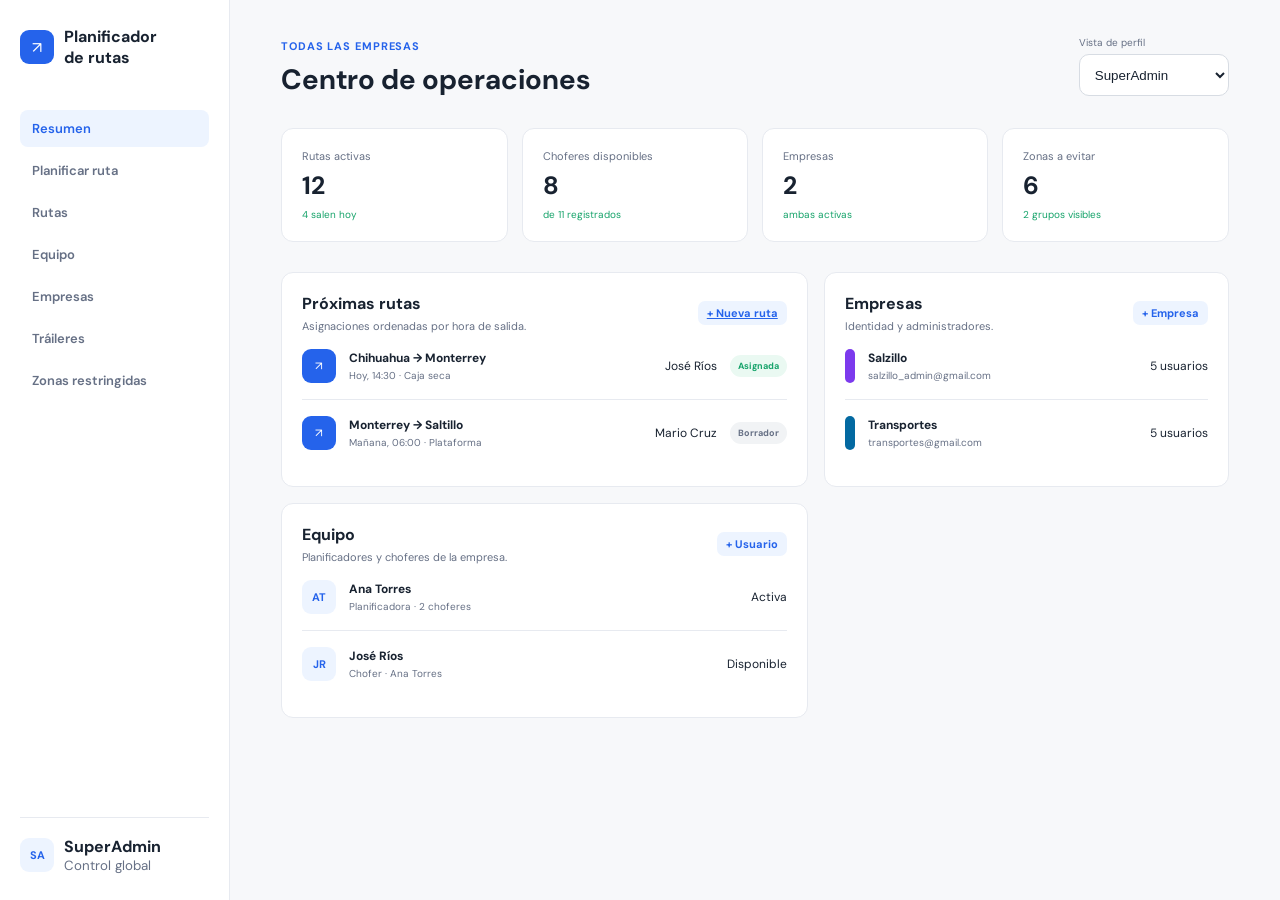
<file: frontend/gestion.html>
<!doctype html><html lang="es"><head><meta charset="utf-8"><meta name="viewport" content="width=device-width,initial-scale=1"><title>Gestión | Planificador de rutas</title><link rel="preconnect" href="https://fonts.googleapis.com"><link rel="stylesheet" href="https://fonts.googleapis.com/css2?family=DM+Sans:wght@400;500;600;700&display=swap"><link rel="stylesheet" href="assets/css/app.css"><link rel="stylesheet" href="assets/css/management.css"></head><body class="management"><aside class="management-nav"><a class="brand" href="index.html"><span class="brand-mark">↗</span><strong>Planificador<br>de rutas</strong></a><nav><a class="active" href="#overview">Resumen</a><a href="index.html" data-roles="superadmin,admin,planner">Planificar ruta</a><a href="#routes">Rutas</a><a href="#team" data-roles="superadmin,admin">Equipo</a><a href="#companies" data-roles="superadmin">Empresas</a><a href="#fleet" data-roles="superadmin,admin,planner">Tráileres</a><a href="#zones" data-roles="superadmin,admin,planner">Zonas restringidas</a></nav><div class="nav-profile"><span class="avatar">SA</span><div><strong id="profileName">SuperAdmin</strong><small id="profileRole">Control global</small></div></div></aside><main class="management-main"><header class="management-header"><div><span class="eyebrow" id="companyLabel">Todas las empresas</span><h1 id="welcome">Centro de operaciones</h1></div><label class="role-preview">Vista de perfil<select id="rolePreview"><option value="superadmin">SuperAdmin</option><option value="admin">Admin</option><option value="planner">Planificador</option><option value="driver">Chofer</option></select></label></header><section class="metric-grid"><article><span>Rutas activas</span><strong>12</strong><small>4 salen hoy</small></article><article><span>Choferes disponibles</span><strong>8</strong><small>de 11 registrados</small></article><article data-roles="superadmin"><span>Empresas</span><strong>2</strong><small>ambas activas</small></article><article><span>Zonas a evitar</span><strong>6</strong><small>2 grupos visibles</small></article></section><section class="content-grid"><article class="content-card" id="routes"><div class="card-heading"><div><h2>Próximas rutas</h2><p>Asignaciones ordenadas por hora de salida.</p></div><a class="small-button" href="index.html" data-roles="superadmin,admin,planner">+ Nueva ruta</a></div><div class="route-row"><span class="route-symbol">↗</span><div><strong>Chihuahua → Monterrey</strong><small>Hoy, 14:30 · Caja seca</small></div><span>José Ríos</span><b class="pill">Asignada</b></div><div class="route-row"><span class="route-symbol">↗</span><div><strong>Monterrey → Saltillo</strong><small>Mañana, 06:00 · Plataforma</small></div><span>Mario Cruz</span><b class="pill draft">Borrador</b></div></article><article class="content-card" id="companies" data-roles="superadmin"><div class="card-heading"><div><h2>Empresas</h2><p>Identidad y administradores.</p></div><button class="small-button" id="addCompany">+ Empresa</button></div><div class="company-row"><i style="--swatch:#7c3aed"></i><div><strong>Salzillo</strong><small>salzillo_admin@gmail.com</small></div><span>5 usuarios</span></div><div class="company-row"><i style="--swatch:#0369a1"></i><div><strong>Transportes</strong><small>transportes@gmail.com</small></div><span>5 usuarios</span></div></article><article class="content-card" id="team" data-roles="superadmin,admin"><div class="card-heading"><div><h2>Equipo</h2><p>Planificadores y choferes de la empresa.</p></div><button class="small-button" id="addMember">+ Usuario</button></div><div class="company-row"><span class="avatar">AT</span><div><strong>Ana Torres</strong><small>Planificadora · 2 choferes</small></div><span>Activa</span></div><div class="company-row"><span class="avatar">JR</span><div><strong>José Ríos</strong><small>Chofer · Ana Torres</small></div><span>Disponible</span></div></article></section></main><dialog id="companyDialog"><form method="dialog" class="dialog-form"><div class="dialog-heading"><div><span class="eyebrow">SuperAdmin</span><h2>Nueva empresa</h2></div><button class="icon-button" value="cancel">×</button></div><label>Nombre<input required placeholder="Nombre comercial"></label><label>Correo del Admin<input required type="email" placeholder="admin@empresa.mx"></label><div class="theme-fields"><label>Principal<input type="color" value="#2563eb"></label><label>Secundario<input type="color" value="#0f172a"></label><label>Acento<input type="color" value="#16a36a"></label></div><button class="primary-button" value="save">Crear y asignar Admin</button></form></dialog><dialog id="memberDialog"><form method="dialog" class="dialog-form"><div class="dialog-heading"><div><span class="eyebrow">Equipo</span><h2>Vincular usuario</h2></div><button class="icon-button" value="cancel">×</button></div><label>Correo<input required type="email"></label><label>Empresa<select><option>Salzillo</option><option>Transportes</option></select></label><label>Rol<select><option>Planificador</option><option>Chofer</option></select></label><button class="primary-button" value="save">Guardar relación</button></form></dialog><script src="assets/js/management.js" defer></script></body></html>
</file>
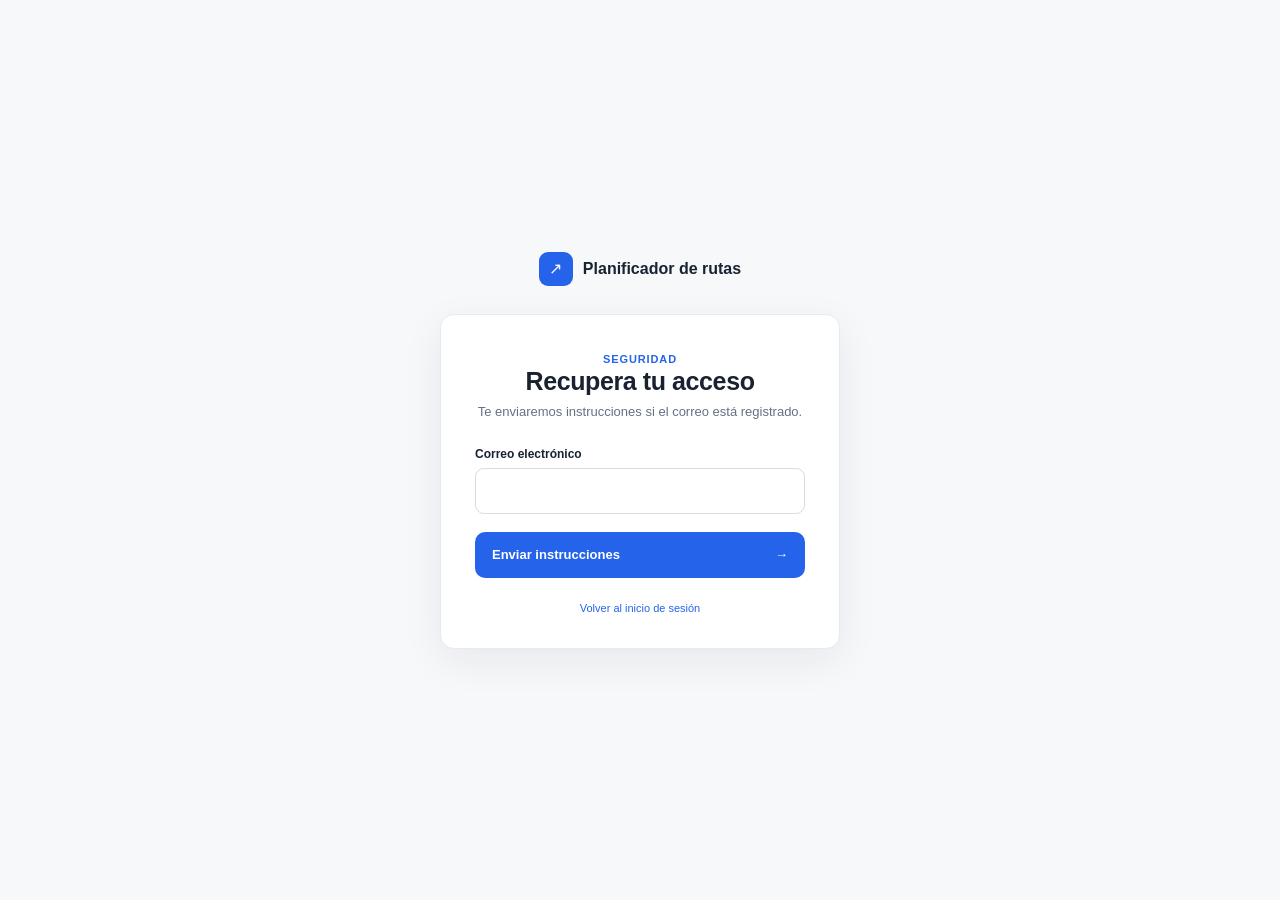
<file: frontend/recuperar.html>
<!doctype html><html lang="es"><head><meta charset="utf-8"><meta name="viewport" content="width=device-width,initial-scale=1"><title>Recuperar acceso | Planificador de rutas</title><link rel="stylesheet" href="assets/css/app.css"><link rel="stylesheet" href="assets/css/login.css"></head><body class="auth-page"><main class="auth-shell"><a class="brand auth-brand" href="index.html"><span class="brand-mark">↗</span><strong>Planificador de rutas</strong></a><section class="auth-card"><div class="auth-heading"><span class="eyebrow">Seguridad</span><h1>Recupera tu acceso</h1><p>Te enviaremos instrucciones si el correo está registrado.</p></div><form id="resetForm"><div class="auth-field"><label for="email">Correo electrónico</label><input id="email" name="email" type="email" autocomplete="email" required></div><p class="form-message" id="formMessage" role="alert"></p><button class="primary-button auth-submit"><span>Enviar instrucciones</span><span>→</span></button></form><p class="auth-footer"><a href="login.html">Volver al inicio de sesión</a></p></section></main><script src="assets/js/auth-forms.js" type="module"></script></body></html>
</file>
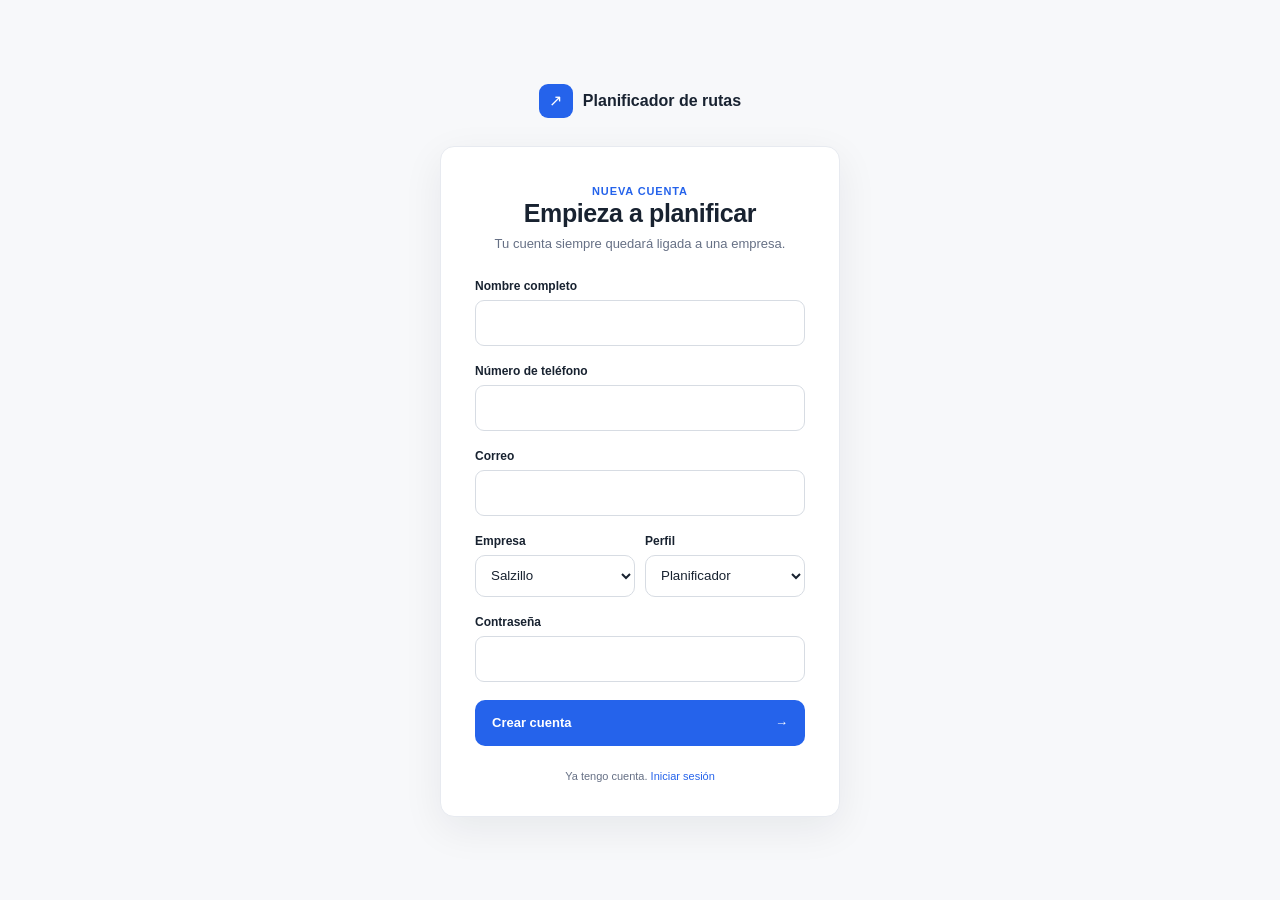
<file: frontend/registro.html>
<!doctype html><html lang="es"><head><meta charset="utf-8"><meta name="viewport" content="width=device-width,initial-scale=1"><title>Registro | Planificador de rutas</title><link rel="stylesheet" href="assets/css/app.css"><link rel="stylesheet" href="assets/css/login.css"></head><body class="auth-page"><main class="auth-shell"><a class="brand auth-brand" href="index.html"><span class="brand-mark">↗</span><strong>Planificador de rutas</strong></a><section class="auth-card"><div class="auth-heading"><span class="eyebrow">Nueva cuenta</span><h1>Empieza a planificar</h1><p>Tu cuenta siempre quedará ligada a una empresa.</p></div><form id="registerForm"><div class="auth-field"><label for="name">Nombre completo</label><input id="name" name="name" autocomplete="name" required></div><div class="auth-field"><label for="phone">Número de teléfono</label><input id="phone" name="phone" type="tel" autocomplete="tel" required></div><div class="auth-field"><label for="email">Correo</label><input id="email" name="email" type="email" autocomplete="email" required></div><div class="form-grid"><div class="auth-field"><label for="companyId">Empresa</label><select id="companyId" name="companyId" required><option value="1">Salzillo</option><option value="2">Transportes</option></select></div><div class="auth-field"><label for="role">Perfil</label><select id="role" name="role" required><option value="planner">Planificador</option><option value="driver">Chofer</option></select></div></div><div class="auth-field"><label for="password">Contraseña</label><input id="password" name="password" type="password" autocomplete="new-password" minlength="10" required></div><p class="form-message" id="formMessage" role="alert"></p><button class="primary-button auth-submit"><span>Crear cuenta</span><span>→</span></button></form><p class="auth-footer">Ya tengo cuenta. <a href="login.html">Iniciar sesión</a></p></section></main><script src="assets/js/auth-forms.js" type="module"></script></body></html>
</file>
<file: frontend/assets/css/app.css>
:root{--ink:#182230;--muted:#667085;--line:#e7eaf0;--surface:#fff;--canvas:#f5f7fa;--primary:#2563eb;--primary-soft:#edf4ff;--success:#16a36a;--danger:#d64545;--panel:380px;--header:64px;--radius:10px;--shadow:0 8px 28px rgb(16 24 40/.1)}
*{box-sizing:border-box}html,body{height:100%}body{margin:0;color:var(--ink);background:var(--canvas);font-family:"DM Sans",sans-serif;-webkit-font-smoothing:antialiased}button,input{font:inherit}button{cursor:pointer}button:focus-visible,input:focus-visible,a:focus-visible{outline:3px solid rgb(37 99 235/.2);outline-offset:2px}
.app-header{position:relative;z-index:20;height:var(--header);display:flex;align-items:center;justify-content:space-between;padding:0 24px;background:var(--surface);border-bottom:1px solid var(--line)}.brand{display:inline-flex;align-items:center;gap:10px;color:var(--ink);text-decoration:none}.brand-mark{width:34px;height:34px;display:grid;place-items:center;color:#fff;background:var(--primary);border-radius:9px}.brand strong{font-size:16px}.header-actions,.connection-status,.user-link{display:flex;align-items:center}.header-actions{gap:18px}.connection-status{gap:7px;color:var(--muted);font-size:12px}.live-dot{width:7px;height:7px;background:var(--success);border-radius:50%}.user-link{gap:8px;color:var(--ink);font-size:13px;font-weight:600;text-decoration:none}.user-link:hover{color:var(--primary)}.icon-button{width:38px;height:38px;color:var(--ink);background:#fff;border:1px solid var(--line);border-radius:9px}.mobile-menu{display:none}
.workspace{height:calc(100vh - var(--header));display:grid;grid-template-columns:var(--panel) 1fr;overflow:hidden}.planner-panel{position:relative;z-index:10;height:100%;padding:32px;overflow:auto;background:#fff;border-right:1px solid var(--line)}.panel-heading{padding-bottom:28px}.eyebrow{color:var(--primary);font-size:11px;font-weight:700;letter-spacing:.08em;text-transform:uppercase}.panel-heading h1{margin:7px 0 6px;font-size:26px;letter-spacing:-.5px}.panel-heading p,.section-row p{margin:0;color:var(--muted);font-size:13px;line-height:1.5}.form-section{padding:24px 0;border-top:1px solid var(--line)}.form-section h2{margin:0 0 18px;font-size:14px}.section-row{display:flex;align-items:flex-start;justify-content:space-between;gap:12px}.section-row h2{margin-bottom:4px}.field-group label{display:block;margin:0 0 7px;color:var(--muted);font-size:12px;font-weight:600}.input-shell{position:relative;display:flex;align-items:center}.input-shell input{width:100%;height:46px;padding:0 42px;color:var(--ink);background:#fff;border:1px solid #d7dce3;border-radius:var(--radius);font-size:13px}.input-shell input:focus{border-color:var(--primary);outline:0;box-shadow:0 0 0 3px rgb(37 99 235/.08)}.point-marker{position:absolute;left:16px;z-index:1;width:9px;height:9px;background:var(--success);border:2px solid #d7f5e8;border-radius:50%;box-sizing:content-box}.route-point--destination .point-marker{background:var(--danger);border-color:#fde0e0}.input-action{position:absolute;right:6px;width:34px;height:34px;color:#98a2b3;background:transparent;border:0;border-radius:7px}.input-action:hover{color:var(--primary);background:var(--primary-soft)}.route-connector{height:18px;margin-left:21px;border-left:1px dashed #bfc7d2}.count-badge{padding:5px 9px;color:var(--muted);background:#f2f4f7;border-radius:99px;font-size:10px;font-weight:700}.count-badge.has-areas{color:var(--primary);background:var(--primary-soft)}.text-button{margin-top:14px;padding:4px 0;color:var(--danger);background:transparent;border:0;font-size:12px}.text-button:disabled{color:#b8c0cb;cursor:not-allowed}.form-actions{display:grid;gap:9px}.primary-button,.secondary-button{min-height:46px;display:flex;align-items:center;justify-content:center;gap:10px;border-radius:var(--radius);font-size:13px;font-weight:700}.primary-button{justify-content:space-between;padding:0 17px;color:#fff;background:var(--primary);border:0}.primary-button:hover{background:#1d4ed8}.secondary-button{color:var(--ink);background:#fff;border:1px solid var(--line)}.primary-button.is-loading i{animation:spin .7s linear infinite}.primary-button.is-loading i:before{content:"\f110"}
.map-stage{position:relative;min-width:0;height:100%;overflow:hidden;background:#e5e9ec}#map{width:100%;height:100%}.map-control-button{position:absolute;z-index:3;top:18px;right:18px;width:40px;height:40px;color:var(--ink);background:#fff;border:0;border-radius:var(--radius);box-shadow:0 2px 10px rgb(16 24 40/.12)}.route-summary{position:absolute;z-index:4;right:22px;bottom:22px;left:22px;min-height:76px;display:grid;grid-template-columns:auto minmax(160px,1fr) auto auto;align-items:center;gap:24px;padding:14px 18px;background:rgb(255 255 255/.96);border:1px solid #fff;border-radius:12px;box-shadow:var(--shadow);backdrop-filter:blur(12px)}.summary-icon{width:42px;height:42px;display:grid;place-items:center;color:var(--primary);background:var(--primary-soft);border-radius:9px}.summary-copy,.summary-stat{display:grid;gap:3px}.summary-copy span,.summary-stat span{color:#98a2b3;font-size:9px;font-weight:700;text-transform:uppercase}.summary-copy strong,.summary-stat strong{font-size:13px}.status-ok{color:var(--success)}.toast{position:absolute;z-index:30;top:18px;left:50%;display:flex;gap:8px;padding:11px 14px;color:#fff;background:var(--ink);border-radius:9px;font-size:12px;opacity:0;pointer-events:none;transform:translate(-50%,-12px);transition:.2s}.toast.show{opacity:1;transform:translate(-50%,0)}.toast i{color:#66e0ae}.toast.error i{color:#ff9292}.map-unavailable{display:grid;place-items:center;background:#eef1f4}.map-error{display:grid;justify-items:center;gap:8px;color:var(--muted);font-size:12px}.map-error i{color:var(--primary);font-size:30px}.map-error strong{color:var(--ink);font-size:14px}@keyframes spin{to{transform:rotate(360deg)}}
@media(max-width:720px){:root{--header:60px}.app-header{padding:0 15px}.connection-status,.user-link span{display:none}.mobile-menu{display:block}.workspace{display:block}.planner-panel{position:absolute;width:min(90vw,380px);padding:26px;transform:translateX(-105%);transition:.22s;box-shadow:var(--shadow)}.planner-panel.open{transform:none}.map-stage{height:100%}.route-summary{right:12px;bottom:12px;left:12px;grid-template-columns:auto 1fr;gap:12px}.summary-stat{display:none}}

/* Controles de operación y tema por empresa. Estos tokens se reemplazan con
   primary/secondary/accent recibidos en /api/v1/auth/me/. */
select,.field-group>input,.dialog-form input,.dialog-form select{width:100%;height:42px;padding:0 11px;color:var(--ink);background:#fff;border:1px solid #d7dce3;border-radius:var(--radius)}
.field-group+ .field-group{margin-top:13px}.form-grid{display:grid;grid-template-columns:1fr 1fr;gap:10px;margin-top:13px}.inline-actions{display:flex;gap:18px}.text-button.neutral{color:var(--muted)}.text-button.active{color:var(--primary)}.small-button{padding:5px 9px;color:var(--primary);background:var(--primary-soft);border:0;border-radius:7px;font-size:11px;font-weight:700}
dialog{width:min(520px,calc(100% - 32px));padding:0;border:0;border-radius:16px;box-shadow:0 24px 70px rgb(16 24 40/.22)}dialog::backdrop{background:rgb(15 23 42/.44);backdrop-filter:blur(2px)}.dialog-form{display:grid;gap:16px;padding:26px}.dialog-heading{display:flex;align-items:flex-start;justify-content:space-between}.dialog-heading h2{margin:5px 0 0}.dialog-form label{display:grid;gap:7px;color:var(--muted);font-size:12px;font-weight:600}.dialog-form .primary-button{justify-content:center}
@media print{.app-header,.planner-panel,.map-control-button,.toast{display:none!important}.workspace{display:block;height:auto}.map-stage{height:70vh}.route-summary{position:relative;right:auto;bottom:auto;left:auto;box-shadow:none;border:1px solid var(--line)}body:before{content:"Planificador de rutas · Resumen de ruta";display:block;padding:24px;font-size:22px;font-weight:700}}
</file>
<file: frontend/assets/css/management.css>
.management{min-height:100%;display:grid;grid-template-columns:230px 1fr;background:#f7f8fa}.management-nav{position:sticky;top:0;height:100vh;display:flex;flex-direction:column;padding:26px 20px;background:#fff;border-right:1px solid var(--line)}.management-nav nav{display:grid;gap:5px;margin-top:42px}.management-nav nav a{padding:10px 12px;color:var(--muted);border-radius:8px;font-size:13px;font-weight:600;text-decoration:none}.management-nav nav a:hover,.management-nav nav a.active{color:var(--primary);background:var(--primary-soft)}.nav-profile{display:flex;align-items:center;gap:10px;margin-top:auto;padding-top:18px;border-top:1px solid var(--line)}.nav-profile div{display:grid}.nav-profile small,.content-card small{color:var(--muted)}.avatar{width:34px;height:34px;display:grid;place-items:center;color:var(--primary);background:var(--primary-soft);border-radius:9px;font-size:11px;font-weight:700}.management-main{min-width:0;padding:34px 4vw}.management-header,.card-heading{display:flex;align-items:center;justify-content:space-between}.management-header h1{margin:6px 0 0;font-size:28px}.role-preview{display:grid;gap:5px;color:var(--muted);font-size:10px}.role-preview select{min-width:150px}.metric-grid{display:grid;grid-template-columns:repeat(4,1fr);gap:14px;margin:30px 0}.metric-grid article,.content-card{padding:20px;background:#fff;border:1px solid var(--line);border-radius:12px}.metric-grid article{display:grid;gap:6px}.metric-grid span{color:var(--muted);font-size:11px}.metric-grid strong{font-size:25px}.metric-grid small{color:var(--success);font-size:10px}.content-grid{display:grid;grid-template-columns:1.3fr 1fr;gap:16px}.content-card h2{margin:0;font-size:16px}.content-card p{margin:5px 0 0;color:var(--muted);font-size:11px}.route-row,.company-row{display:grid;grid-template-columns:auto 1fr auto auto;align-items:center;gap:13px;padding:16px 0;border-bottom:1px solid var(--line);font-size:12px}.route-row:last-child,.company-row:last-child{border:0}.route-row div,.company-row div{display:grid;gap:3px}.route-symbol{width:34px;height:34px;display:grid;place-items:center;color:#fff;background:var(--primary);border-radius:9px}.pill{padding:5px 8px;color:var(--success);background:#eaf9f2;border-radius:99px;font-size:9px}.pill.draft{color:var(--muted);background:#f1f3f5}.company-row{grid-template-columns:auto 1fr auto}.company-row i{width:10px;height:34px;background:var(--swatch);border-radius:99px}.theme-fields{display:grid;grid-template-columns:repeat(3,1fr);gap:10px}.theme-fields input{padding:3px}[hidden]{display:none!important}@media(max-width:850px){.management{grid-template-columns:1fr}.management-nav{position:relative;height:auto}.management-nav nav{display:flex;overflow:auto;margin-top:20px}.nav-profile{display:none}.metric-grid{grid-template-columns:1fr 1fr}.content-grid{grid-template-columns:1fr}}@media(max-width:520px){.management-main{padding:24px 15px}.management-header{align-items:flex-start}.metric-grid{grid-template-columns:1fr}.route-row{grid-template-columns:auto 1fr}.route-row>span:nth-child(3),.route-row .pill{display:none}}
</file>
<file: frontend/assets/css/login.css>
.auth-page{min-height:100%;display:grid;place-items:center;background:#f7f8fa}.auth-shell{width:min(100% - 32px,400px);display:grid;justify-items:center}.auth-brand{margin-bottom:28px}.auth-card{width:100%;padding:34px;background:#fff;border:1px solid var(--line);border-radius:14px;box-shadow:0 12px 40px rgb(16 24 40/.07)}.auth-heading{text-align:center}.auth-heading h1{margin:0;font-size:25px;letter-spacing:-.4px}.auth-heading p{margin:8px 0 28px;color:var(--muted);font-size:13px}.auth-field{margin-bottom:18px}.auth-field label{display:block;margin-bottom:7px;font-size:12px;font-weight:600}.auth-field input{width:100%;height:46px;padding:0 13px;color:var(--ink);background:#fff;border:1px solid #d7dce3;border-radius:9px;font-size:13px}.auth-field input:focus{border-color:var(--primary);outline:0;box-shadow:0 0 0 3px rgb(37 99 235/.08)}.label-row{display:flex;justify-content:space-between}.label-row a,.auth-footer a{color:var(--primary);font-size:11px;text-decoration:none}.password-shell{position:relative}.password-shell input{padding-right:44px}.password-shell button{position:absolute;top:6px;right:6px;width:34px;height:34px;color:#98a2b3;background:transparent;border:0}.auth-submit{width:100%;margin-top:4px}.form-message{display:none;margin:-4px 0 14px;padding:9px;color:#b42318;background:#fef3f2;border-radius:7px;font-size:11px}.form-message.show{display:block}.form-message.success{color:#067647;background:#ecfdf3}.auth-footer{margin:24px 0 0;color:var(--muted);font-size:11px;text-align:center}.auth-legal{margin-top:24px;color:#98a2b3;font-size:10px}@media(max-width:480px){.auth-card{padding:27px 22px}}
</file>
